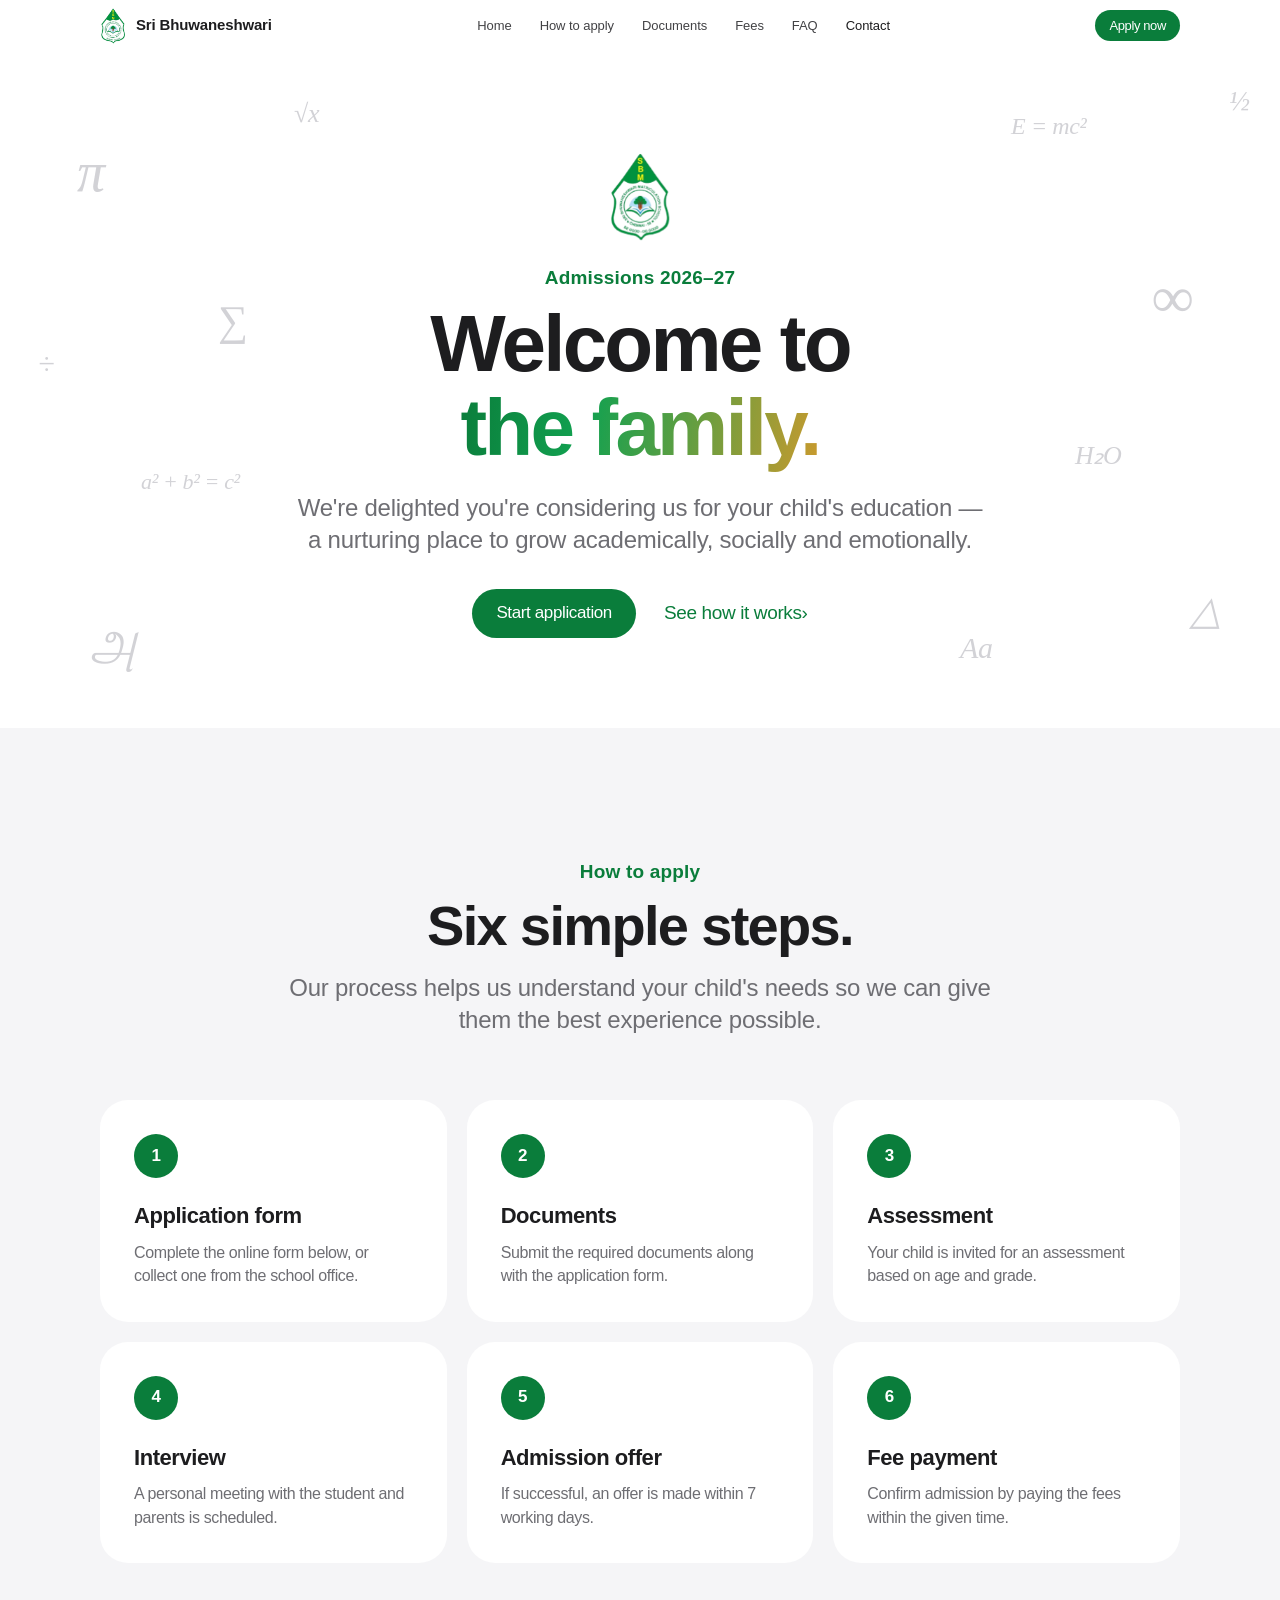
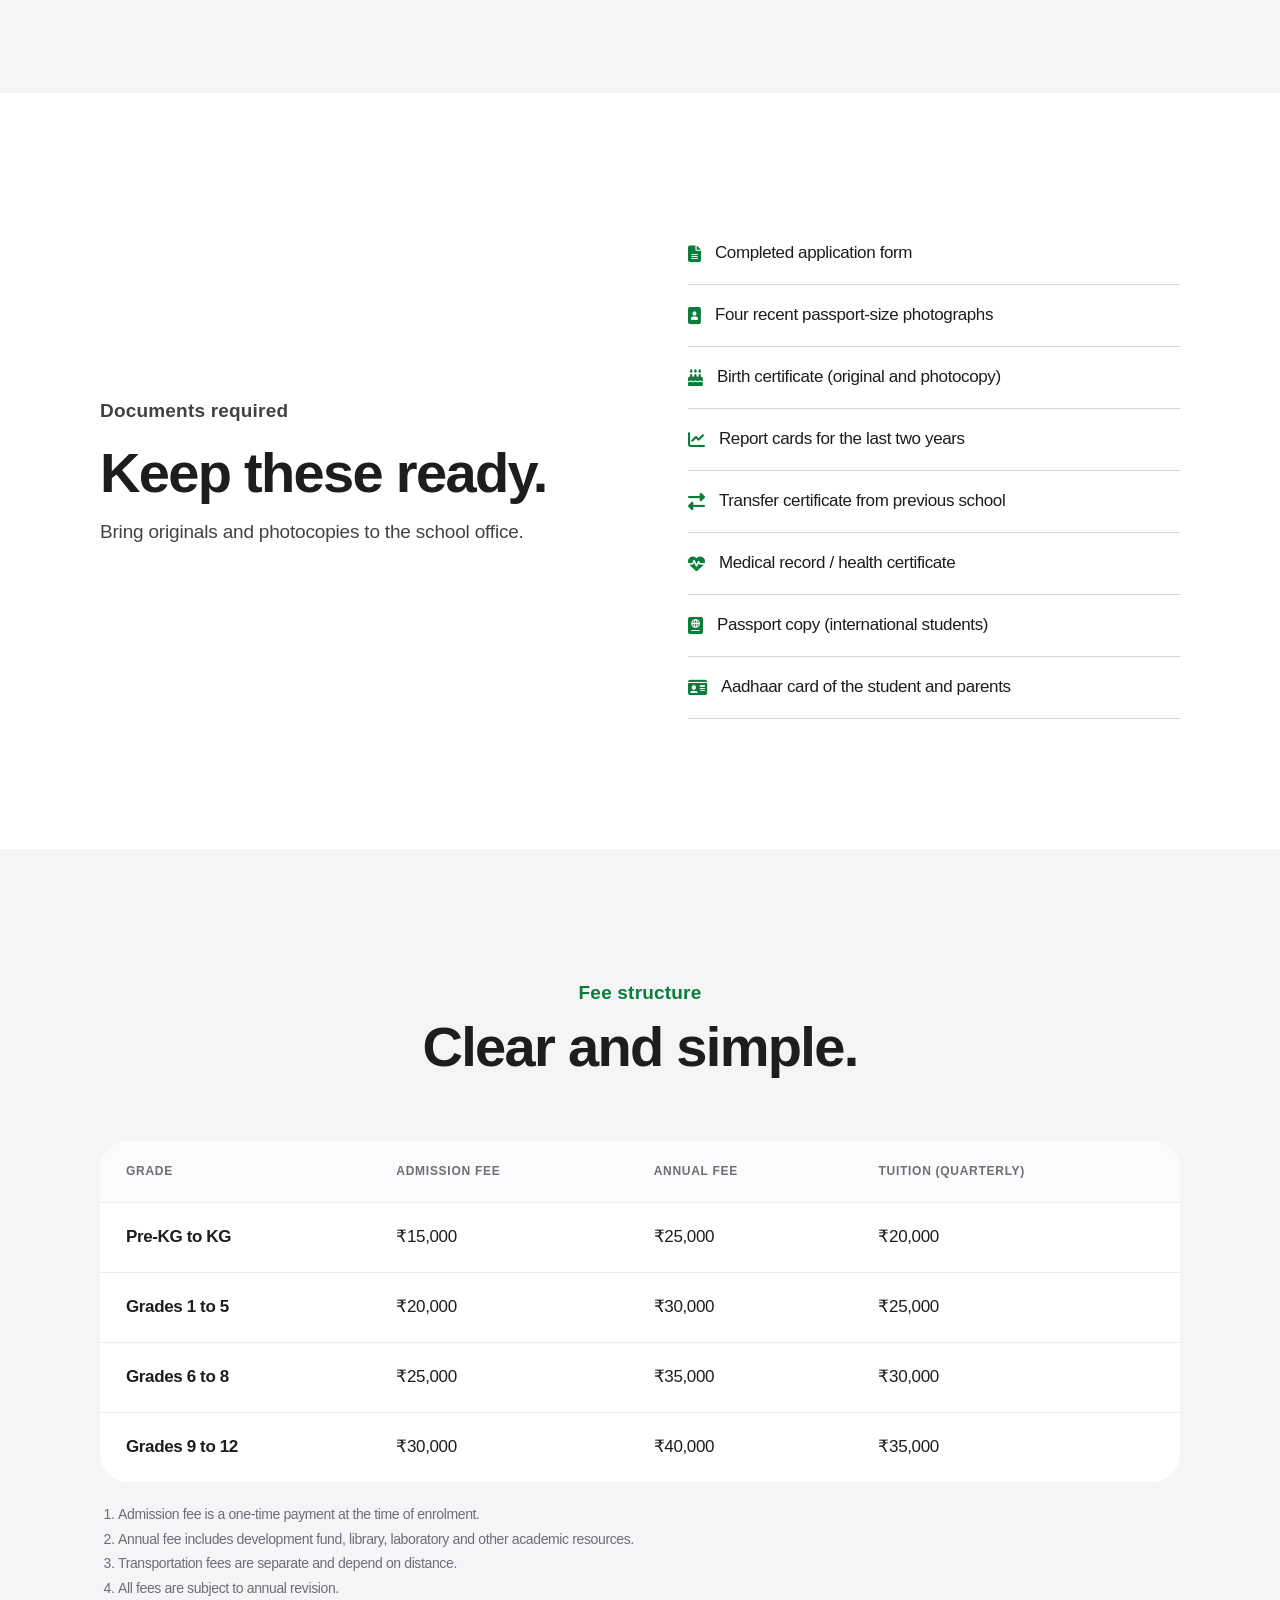
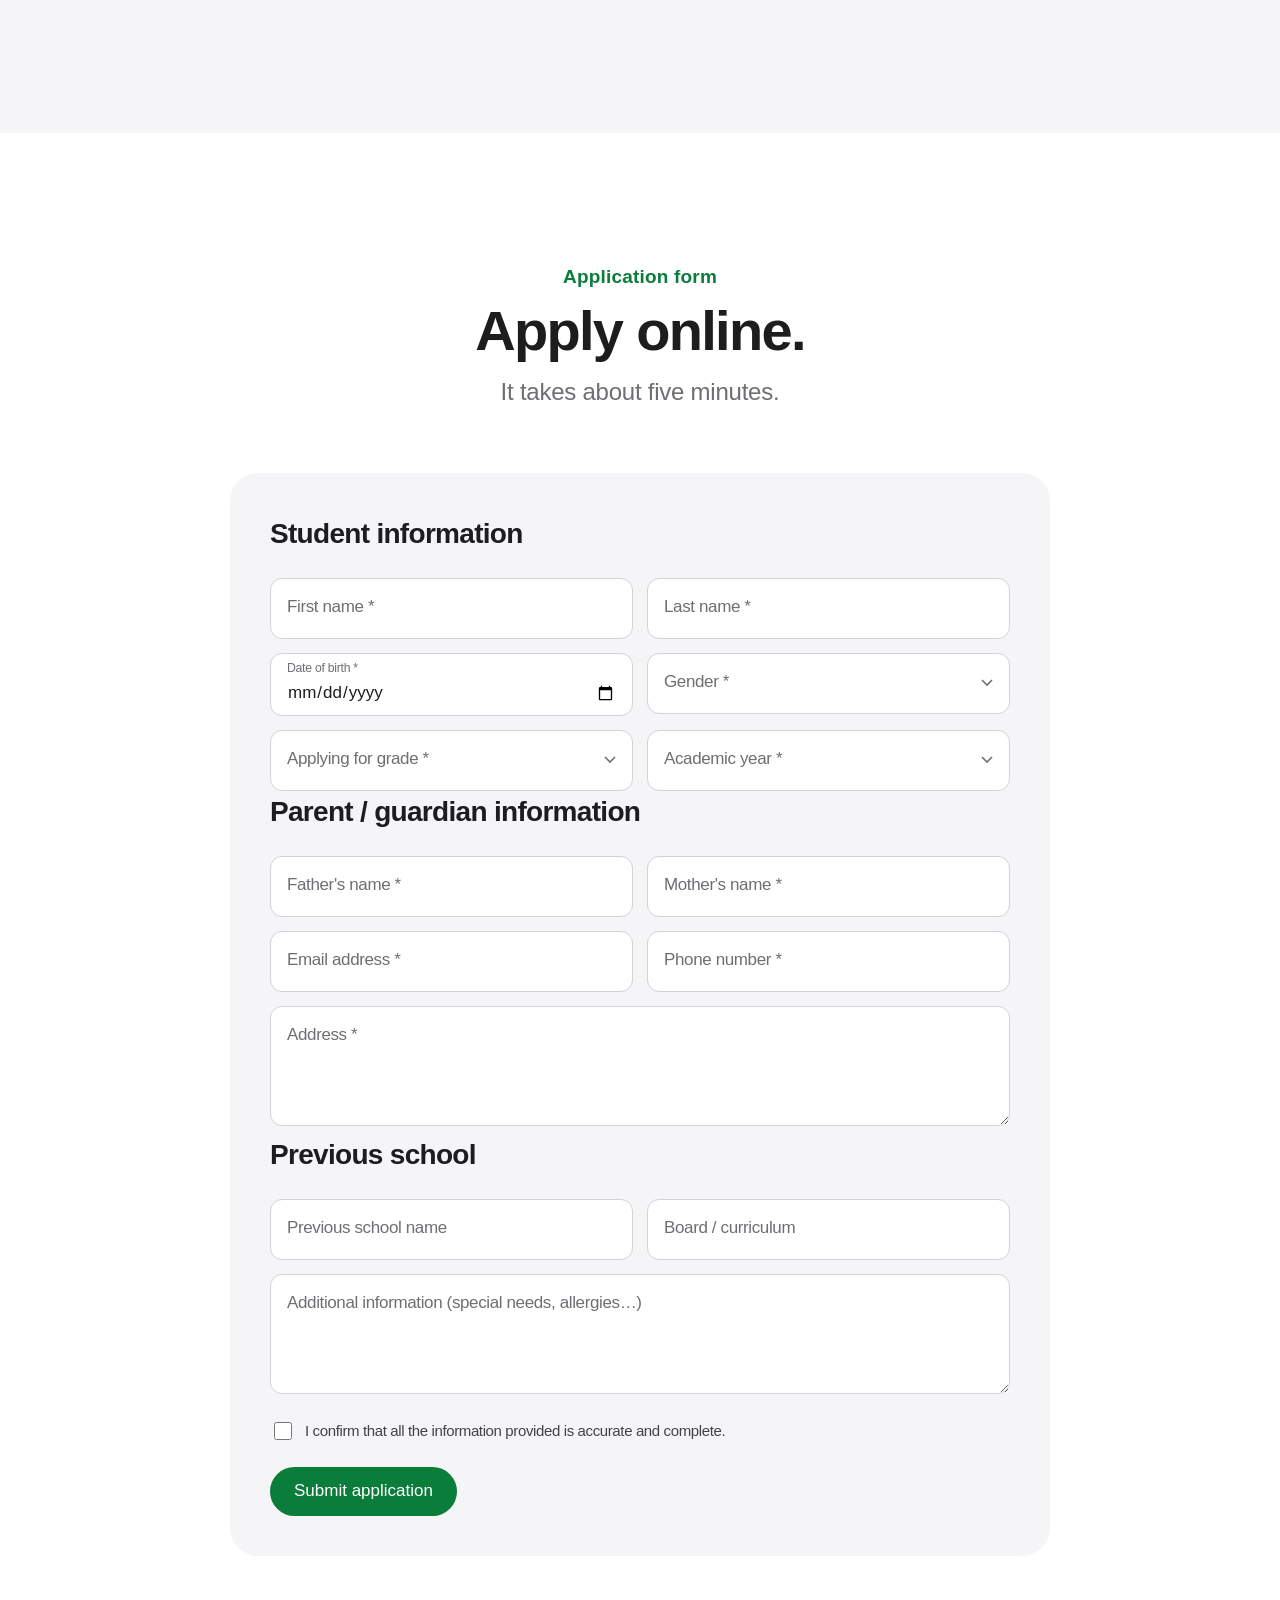
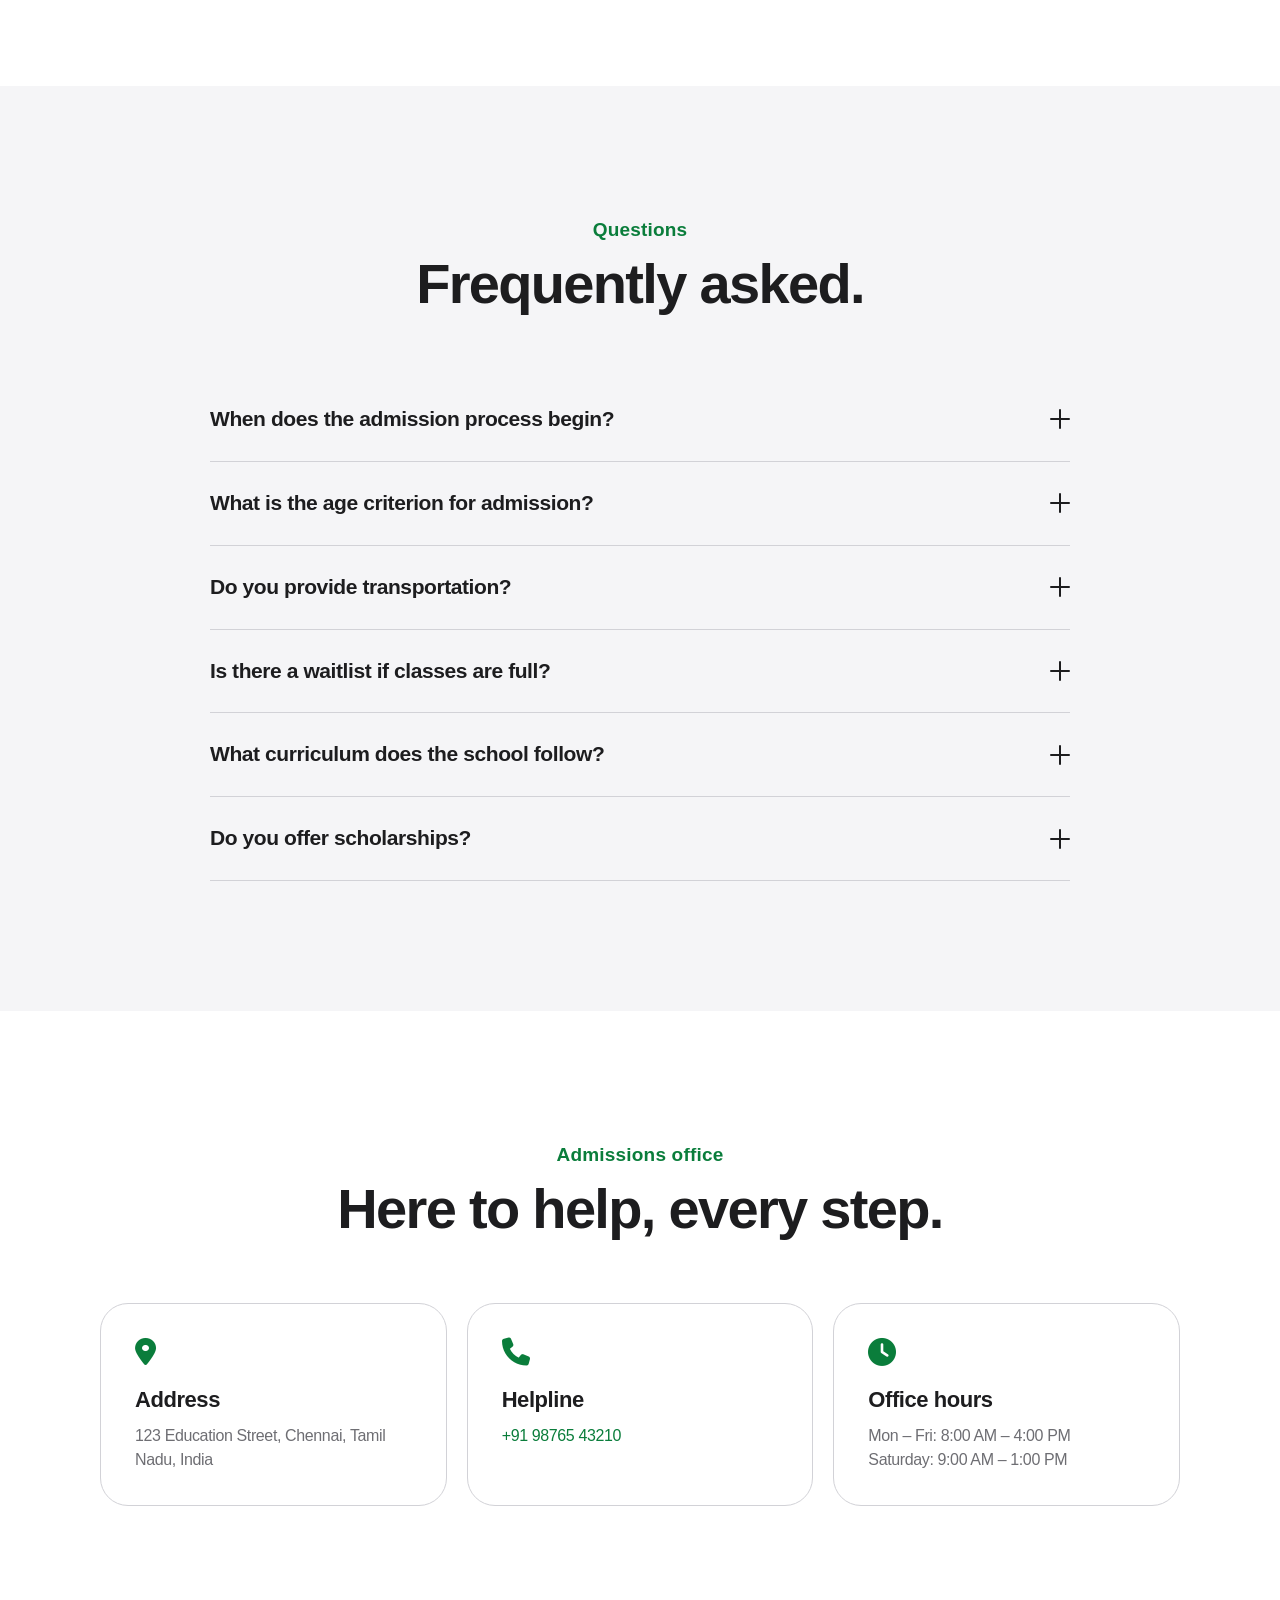
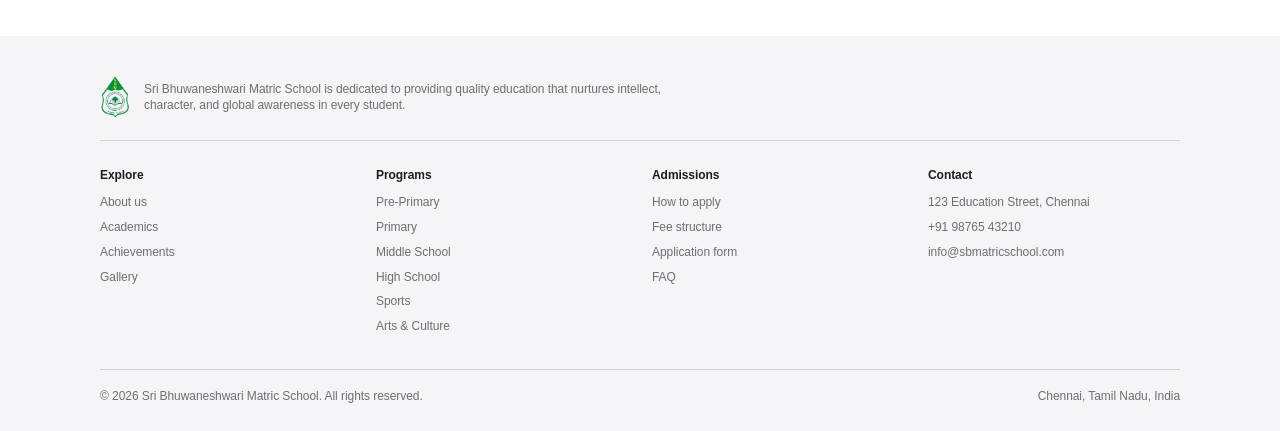
<file: admission.html>
<!DOCTYPE html>
<html lang="en">
<head>
  <meta charset="UTF-8">
  <meta name="viewport" content="width=device-width, initial-scale=1.0">
  <title>Admissions – Sri Bhuwaneshwari Matric School</title>
  <meta name="description" content="Admissions at Sri Bhuwaneshwari Matric School, Chennai: how to apply, documents, fees and FAQ.">
  <meta name="theme-color" content="#ffffff">
  <link rel="icon" href="assets/images/school_bgm.png">
  <link rel="stylesheet" href="https://cdnjs.cloudflare.com/ajax/libs/font-awesome/6.4.0/css/all.min.css">
  <link rel="stylesheet" href="style.css">
</head>
<body>
  <div class="progress" aria-hidden="true"></div>

  <header class="nav">
    <div class="wrap nav-inner">
      <a class="brand" href="index.html"><img src="assets/images/school_bgm.png" alt="">Sri Bhuwaneshwari</a>
      <ul class="nav-links">
        <li><a href="index.html">Home</a></li>
        <li><a href="#process">How to apply</a></li>
        <li><a href="#documents">Documents</a></li>
        <li><a href="#fees">Fees</a></li>
        <li><a href="#faq">FAQ</a></li>
        <li><a href="#contact">Contact</a></li>
      </ul>
      <a class="btn btn-primary nav-cta" href="#apply">Apply now</a>
      <button class="nav-toggle" aria-label="Menu" aria-expanded="false"><span></span><span></span></button>
    </div>
  </header>

  <main>
    <section class="page-hero">
      <div class="hero-field" aria-hidden="true"></div>
      <div class="wrap intro">
        <img class="logo-mark" src="assets/images/school_bgm.png" alt="Sri Bhuwaneshwari Matric School logo">
        <p class="eyebrow">Admissions <span data-year>2025</span>–<span id="nextYear"></span></p>
        <h1 class="headline">Welcome to<br><span class="gradient-text">the family.</span></h1>
        <p class="subtitle">We're delighted you're considering us for your child's education — a nurturing place to grow academically, socially and emotionally.</p>
        <div class="cta-row" style="justify-content:center">
          <a class="btn btn-primary" href="#apply">Start application</a>
          <a class="link-arrow" href="#process">See how it works</a>
        </div>
      </div>
    </section>

    <!-- Process -->
    <section class="section section-alt" id="process">
      <div class="wrap">
        <div class="section-head reveal">
          <p class="eyebrow">How to apply</p>
          <h2 class="title">Six simple steps.</h2>
          <p class="subtitle">Our process helps us understand your child's needs so we can give them the best experience possible.</p>
        </div>
        <div class="steps stagger">
          <div class="step"><h3>Application form</h3><p>Complete the online form below, or collect one from the school office.</p></div>
          <div class="step"><h3>Documents</h3><p>Submit the required documents along with the application form.</p></div>
          <div class="step"><h3>Assessment</h3><p>Your child is invited for an assessment based on age and grade.</p></div>
          <div class="step"><h3>Interview</h3><p>A personal meeting with the student and parents is scheduled.</p></div>
          <div class="step"><h3>Admission offer</h3><p>If successful, an offer is made within 7 working days.</p></div>
          <div class="step"><h3>Fee payment</h3><p>Confirm admission by paying the fees within the given time.</p></div>
        </div>
      </div>
    </section>

    <!-- Documents -->
    <section class="section" id="documents">
      <div class="wrap split">
        <div class="reveal">
          <p class="eyebrow">Documents required</p>
          <h2 class="title">Keep these ready.</h2>
          <p class="subtitle" style="margin-bottom:0">Bring originals and photocopies to the school office.</p>
        </div>
        <ul class="docs stagger" style="grid-template-columns:1fr">
          <li><i class="fa-solid fa-file-lines"></i>Completed application form</li>
          <li><i class="fa-solid fa-image-portrait"></i>Four recent passport-size photographs</li>
          <li><i class="fa-solid fa-cake-candles"></i>Birth certificate (original and photocopy)</li>
          <li><i class="fa-solid fa-chart-line"></i>Report cards for the last two years</li>
          <li><i class="fa-solid fa-right-left"></i>Transfer certificate from previous school</li>
          <li><i class="fa-solid fa-heart-pulse"></i>Medical record / health certificate</li>
          <li><i class="fa-solid fa-passport"></i>Passport copy (international students)</li>
          <li><i class="fa-solid fa-id-card"></i>Aadhaar card of the student and parents</li>
        </ul>
      </div>
    </section>

    <!-- Fees -->
    <section class="section section-alt" id="fees">
      <div class="wrap">
        <div class="section-head reveal">
          <p class="eyebrow">Fee structure</p>
          <h2 class="title">Clear and simple.</h2>
        </div>
        <div class="table-wrap reveal">
          <table class="fees">
            <thead><tr><th>Grade</th><th>Admission fee</th><th>Annual fee</th><th>Tuition (quarterly)</th></tr></thead>
            <tbody>
              <tr><td>Pre-KG to KG</td><td>₹15,000</td><td>₹25,000</td><td>₹20,000</td></tr>
              <tr><td>Grades 1 to 5</td><td>₹20,000</td><td>₹30,000</td><td>₹25,000</td></tr>
              <tr><td>Grades 6 to 8</td><td>₹25,000</td><td>₹35,000</td><td>₹30,000</td></tr>
              <tr><td>Grades 9 to 12</td><td>₹30,000</td><td>₹40,000</td><td>₹35,000</td></tr>
            </tbody>
          </table>
        </div>
        <ol class="notes reveal">
          <li>Admission fee is a one-time payment at the time of enrolment.</li>
          <li>Annual fee includes development fund, library, laboratory and other academic resources.</li>
          <li>Transportation fees are separate and depend on distance.</li>
          <li>All fees are subject to annual revision.</li>
        </ol>
      </div>
    </section>

    <!-- Application form -->
    <section class="section" id="apply">
      <div class="wrap" style="max-width:820px">
        <div class="section-head reveal">
          <p class="eyebrow">Application form</p>
          <h2 class="title">Apply online.</h2>
          <p class="subtitle">It takes about five minutes.</p>
        </div>
        <div class="form-card reveal" style="background:var(--bg-alt)">
          <form data-demo>
            <h3 class="form-group-title">Student information</h3>
            <div class="fields">
              <div class="field"><input id="a-first" type="text" placeholder=" " required><label for="a-first">First name *</label></div>
              <div class="field"><input id="a-last" type="text" placeholder=" " required><label for="a-last">Last name *</label></div>
              <div class="field"><input id="a-dob" type="date" required><label for="a-dob">Date of birth *</label></div>
              <div class="field">
                <select id="a-gender" required><option value="" disabled selected hidden></option><option>Male</option><option>Female</option><option>Other</option></select>
                <label for="a-gender">Gender *</label>
              </div>
              <div class="field">
                <select id="a-grade" required>
                  <option value="" disabled selected hidden></option>
                  <option>Pre-KG</option><option>KG</option>
                  <option>Grade 1</option><option>Grade 2</option><option>Grade 3</option><option>Grade 4</option>
                  <option>Grade 5</option><option>Grade 6</option><option>Grade 7</option><option>Grade 8</option>
                  <option>Grade 9</option><option>Grade 10</option><option>Grade 11</option><option>Grade 12</option>
                </select>
                <label for="a-grade">Applying for grade *</label>
              </div>
              <div class="field">
                <select id="a-year" required><option value="" disabled selected hidden></option><option>2026-2027</option><option>2027-2028</option></select>
                <label for="a-year">Academic year *</label>
              </div>
            </div>

            <h3 class="form-group-title">Parent / guardian information</h3>
            <div class="fields">
              <div class="field"><input id="a-father" type="text" placeholder=" " required><label for="a-father">Father's name *</label></div>
              <div class="field"><input id="a-mother" type="text" placeholder=" " required><label for="a-mother">Mother's name *</label></div>
              <div class="field"><input id="a-email" type="email" placeholder=" " required><label for="a-email">Email address *</label></div>
              <div class="field"><input id="a-phone" type="tel" placeholder=" " required><label for="a-phone">Phone number *</label></div>
              <div class="field full"><textarea id="a-address" placeholder=" " required></textarea><label for="a-address">Address *</label></div>
            </div>

            <h3 class="form-group-title">Previous school</h3>
            <div class="fields">
              <div class="field"><input id="a-prev" type="text" placeholder=" "><label for="a-prev">Previous school name</label></div>
              <div class="field"><input id="a-board" type="text" placeholder=" "><label for="a-board">Board / curriculum</label></div>
              <div class="field full"><textarea id="a-notes" placeholder=" "></textarea><label for="a-notes">Additional information (special needs, allergies…)</label></div>
            </div>

            <label class="check"><input type="checkbox" required> I confirm that all the information provided is accurate and complete.</label>
            <button class="btn btn-primary" type="submit">Submit application</button>
          </form>
          <div class="form-done" role="status">
            <i class="fa-solid fa-circle-check"></i>
            <h3 class="title" style="font-size:34px">Application received.</h3>
            <p>Thank you. Our admissions office will contact you about the next steps.</p>
          </div>
        </div>
      </div>
    </section>

    <!-- FAQ -->
    <section class="section section-alt" id="faq">
      <div class="wrap">
        <div class="section-head reveal">
          <p class="eyebrow">Questions</p>
          <h2 class="title">Frequently asked.</h2>
        </div>
        <div class="faq reveal">
          <div class="faq-item">
            <button class="faq-q" aria-expanded="false">When does the admission process begin?<span class="plus"></span></button>
            <div class="faq-a"><div><p>Admissions for the new academic year usually begin in November of the previous year. We also accept applications throughout the year, based on seat availability.</p></div></div>
          </div>
          <div class="faq-item">
            <button class="faq-q" aria-expanded="false">What is the age criterion for admission?<span class="plus"></span></button>
            <div class="faq-a"><div><p>Minimum age as of June 1st of the academic year: Pre-KG 3+ years, KG 4+ years, Grade 1 5+ years, and so on for higher grades.</p></div></div>
          </div>
          <div class="faq-item">
            <button class="faq-q" aria-expanded="false">Do you provide transportation?<span class="plus"></span></button>
            <div class="faq-a"><div><p>Yes. Our buses cover major areas in and around the city. Transportation fees depend on the distance from the school.</p></div></div>
          </div>
          <div class="faq-item">
            <button class="faq-q" aria-expanded="false">Is there a waitlist if classes are full?<span class="plus"></span></button>
            <div class="faq-a"><div><p>Yes. When a grade is full we keep a waitlist, and applications are considered in the order received as seats become available.</p></div></div>
          </div>
          <div class="faq-item">
            <button class="faq-q" aria-expanded="false">What curriculum does the school follow?<span class="plus"></span></button>
            <div class="faq-a"><div><p>Sri Bhuwaneshwari Matric School follows the Matriculation curriculum, with an added focus on holistic development through co-curricular activities such as yoga, sports and the arts.</p></div></div>
          </div>
          <div class="faq-item">
            <button class="faq-q" aria-expanded="false">Do you offer scholarships?<span class="plus"></span></button>
            <div class="faq-a"><div><p>Yes. We offer merit-based scholarships for outstanding academic achievers, and special scholarships for students excelling in sports or cultural activities at state or national level.</p></div></div>
          </div>
        </div>
      </div>
    </section>

    <!-- Contact -->
    <section class="section" id="contact">
      <div class="wrap">
        <div class="section-head reveal">
          <p class="eyebrow">Admissions office</p>
          <h2 class="title">Here to help, every step.</h2>
        </div>
        <div class="programs stagger">
          <div class="program"><i class="fa-solid fa-location-dot"></i><h3>Address</h3><p>123 Education Street, Chennai, Tamil Nadu, India</p></div>
          <div class="program"><i class="fa-solid fa-phone"></i><h3>Helpline</h3><p><a href="tel:+919876543210">+91 98765 43210</a></p></div>
          <div class="program"><i class="fa-solid fa-clock"></i><h3>Office hours</h3><p>Mon – Fri: 8:00 AM – 4:00 PM<br>Saturday: 9:00 AM – 1:00 PM</p></div>
        </div>
      </div>
    </section>
  </main>

  <footer class="footer">
    <div class="wrap">
      <div class="footer-top">
        <img src="assets/images/school_bgm.png" alt="">
        <p>Sri Bhuwaneshwari Matric School is dedicated to providing quality education that nurtures intellect, character, and global awareness in every student.</p>
      </div>
      <div class="footer-cols">
        <div><h4>Explore</h4><ul><li><a href="index.html#about">About us</a></li><li><a href="index.html#academics">Academics</a></li><li><a href="index.html#achievements">Achievements</a></li><li><a href="index.html#gallery">Gallery</a></li></ul></div>
        <div><h4>Programs</h4><ul><li>Pre-Primary</li><li>Primary</li><li>Middle School</li><li>High School</li><li>Sports</li><li>Arts &amp; Culture</li></ul></div>
        <div><h4>Admissions</h4><ul><li><a href="#process">How to apply</a></li><li><a href="#fees">Fee structure</a></li><li><a href="#apply">Application form</a></li><li><a href="#faq">FAQ</a></li></ul></div>
        <div><h4>Contact</h4><ul><li>123 Education Street, Chennai</li><li><a href="tel:+919876543210">+91 98765 43210</a></li><li><a href="mailto:info@sbmatricschool.com">info@sbmatricschool.com</a></li></ul></div>
      </div>
      <div class="footer-bottom">
        <span>© <span data-year>2025</span> Sri Bhuwaneshwari Matric School. All rights reserved.</span>
        <span>Chennai, Tamil Nadu, India</span>
      </div>
    </div>
  </footer>

  <script src="script.js"></script>
  <script>document.getElementById('nextYear').textContent = String((new Date().getFullYear() + 1) % 100).padStart(2, '0');</script>
</body>
</html>
</file>
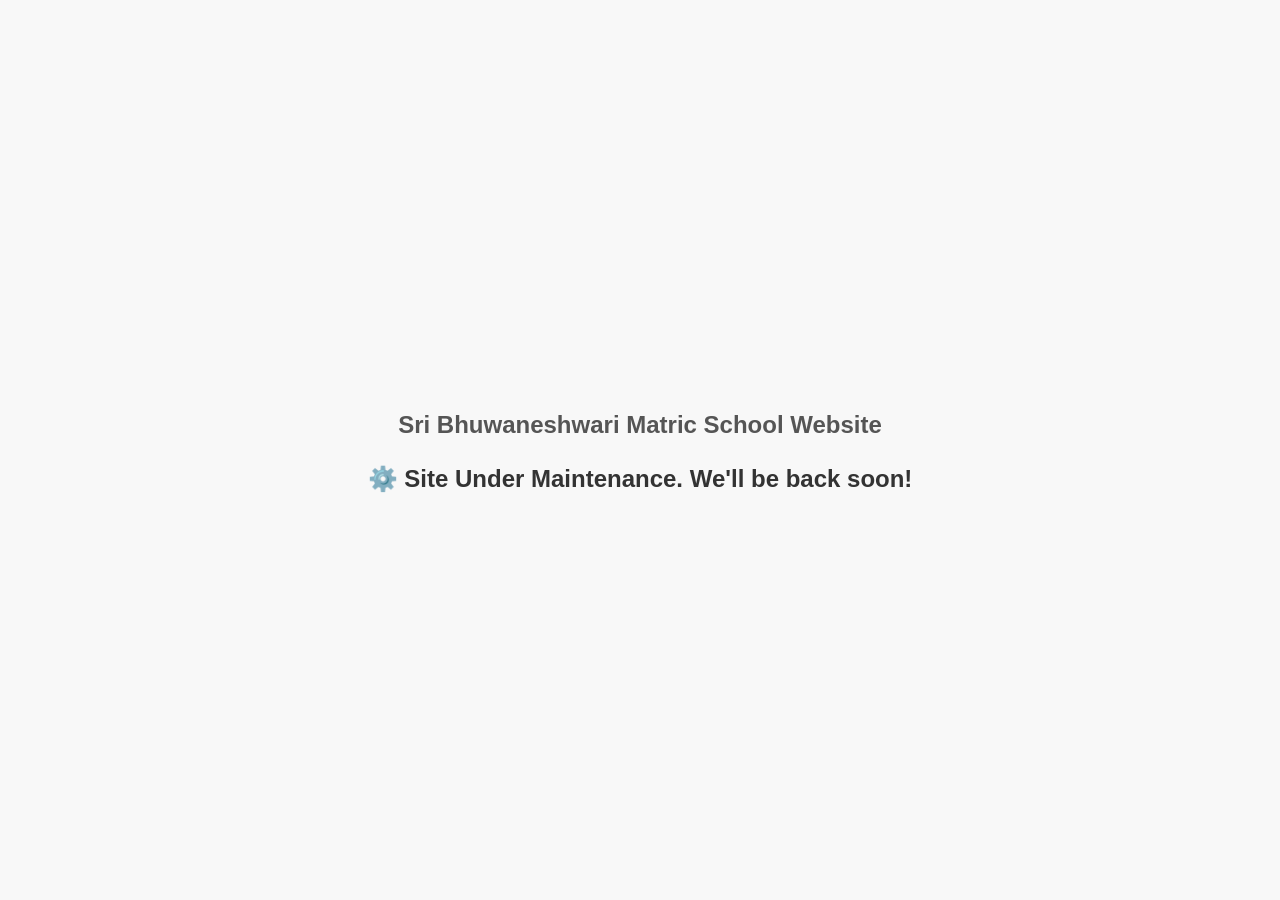
<file: _backup/maintenance-index.html>
<!DOCTYPE html>
<html lang="en">
<head>
    <meta charset="UTF-8">
    <meta name="viewport" content="width=device-width, initial-scale=1.0">
    <title>Maintenance Mode</title>
    <style>
        body {
            display: flex;
            flex-direction: column; /* Line by line (vertical) */
            justify-content: center;
            align-items: center;
            height: 100vh;
            background-color: #f8f8f8;
            font-family: Arial, sans-serif;
            margin: 0;
            padding: 0;
        }
        h2 {
            color: #555;
            margin-bottom: 10px;
        }
        h1 {
            color: #333;
            font-size: 24px;
        }
    </style>
</head>
<body>
    <h2>Sri Bhuwaneshwari Matric School Website</h2>
    <h1>⚙️ Site Under Maintenance. We'll be back soon!</h1>
</body>
</html>
</file>
<file: style.css>
/* =========================================================
   Sri Bhuwaneshwari Matric School — Apple-inspired design
   ========================================================= */

:root {
  --ink: #1d1d1f;
  --ink-2: #424245;
  --muted: #6e6e73;
  --line: #d2d2d7;
  --bg: #ffffff;
  --bg-alt: #f5f5f7;
  --green: #0a7d3b;
  --green-soft: #e8f5ec;
  --link: #0a7d3b;
  --radius-lg: 28px;
  --radius: 18px;
  --nav-h: 52px;
  --ease: cubic-bezier(.22, .61, .36, 1);
  --ease-out: cubic-bezier(.16, 1, .3, 1);
  --font: -apple-system, BlinkMacSystemFont, "SF Pro Display", "Inter", "Segoe UI", Roboto, "Helvetica Neue", Arial, sans-serif;
}

*, *::before, *::after { box-sizing: border-box; }
html { scroll-behavior: smooth; -webkit-text-size-adjust: 100%; }
body {
  margin: 0;
  font-family: var(--font);
  color: var(--ink);
  background: var(--bg);
  font-size: 17px;
  line-height: 1.47;
  letter-spacing: -0.022em;
  -webkit-font-smoothing: antialiased;
  -moz-osx-font-smoothing: grayscale;
  overflow-x: hidden;
}
img { max-width: 100%; display: block; }
a { color: var(--link); text-decoration: none; }
a:hover { text-decoration: underline; }
button { font: inherit; }

.wrap { width: min(1080px, 100% - 44px); margin-inline: auto; }
section { scroll-margin-top: var(--nav-h); }

/* ---------- Typography ---------- */
.eyebrow { font-size: 19px; font-weight: 600; letter-spacing: .01em; color: var(--green); margin: 0 0 10px; }
.headline { font-size: clamp(40px, 7vw, 80px); line-height: 1.05; font-weight: 700; letter-spacing: -0.035em; margin: 0; }
.title { font-size: clamp(32px, 5vw, 56px); line-height: 1.07; font-weight: 700; letter-spacing: -0.03em; margin: 0 0 16px; }
.subtitle { font-size: clamp(19px, 2.2vw, 24px); line-height: 1.35; font-weight: 500; color: var(--muted); letter-spacing: -0.01em; margin: 0; }
.center { text-align: center; }
.gradient-text {
  background: linear-gradient(100deg, #0a7d3b 0%, #12a150 35%, #c99a2e 100%);
  -webkit-background-clip: text; background-clip: text; color: transparent;
}

/* ---------- Buttons ---------- */
.btn {
  display: inline-flex; align-items: center; gap: 8px;
  padding: 12px 24px; border-radius: 980px;
  font-size: 17px; font-weight: 500; border: 0; cursor: pointer;
  transition: transform .3s var(--ease), background .3s var(--ease), box-shadow .3s var(--ease), color .3s;
}
.btn:hover { text-decoration: none; transform: scale(1.03); }
.btn:active { transform: scale(.98); }
.btn-primary { background: var(--green); color: #fff; }
.btn-primary:hover { background: #086a32; box-shadow: 0 8px 24px rgba(10,125,59,.25); }
.btn-ghost { background: transparent; color: var(--green); box-shadow: inset 0 0 0 1.5px var(--green); }
.btn-ghost:hover { background: var(--green); color: #fff; }
.link-arrow { font-size: 19px; font-weight: 500; }
.link-arrow::after { content: " ›"; display: inline-block; transition: transform .3s var(--ease); }
.link-arrow:hover { text-decoration: none; }
.link-arrow:hover::after { transform: translateX(4px); }
.cta-row { display: flex; gap: 14px 28px; flex-wrap: wrap; align-items: center; }
.center .cta-row { justify-content: center; }

/* ---------- Navigation ---------- */
.nav {
  position: fixed; inset: 0 0 auto 0; z-index: 100; height: var(--nav-h);
  background: rgba(255,255,255,.72);
  backdrop-filter: saturate(180%) blur(20px); -webkit-backdrop-filter: saturate(180%) blur(20px);
  border-bottom: 1px solid transparent;
  transition: border-color .4s var(--ease), background .4s var(--ease);
}
.nav.scrolled { border-bottom-color: rgba(0,0,0,.08); background: rgba(255,255,255,.82); }
.nav-inner { height: 100%; display: flex; align-items: center; justify-content: space-between; gap: 20px; }
.brand { display: flex; align-items: center; gap: 10px; color: var(--ink); font-weight: 600; font-size: 15px; letter-spacing: -0.01em; }
.brand:hover { text-decoration: none; }
.brand img { width: 26px; height: 36px; object-fit: contain; }
.nav-links { display: flex; gap: 28px; list-style: none; margin: 0; padding: 0; }
.nav-links a { color: var(--ink-2); font-size: 13px; letter-spacing: -0.005em; transition: color .2s; }
.nav-links a:hover, .nav-links a.active { color: var(--ink); text-decoration: none; }
.nav-cta { font-size: 13px; padding: 6px 14px; }
.nav-toggle { display: none; width: 40px; height: 40px; border: 0; background: none; cursor: pointer; position: relative; }
.nav-toggle span { position: absolute; left: 11px; width: 18px; height: 1.5px; background: var(--ink); transition: transform .4s var(--ease), top .4s var(--ease); }
.nav-toggle span:nth-child(1) { top: 16px; }
.nav-toggle span:nth-child(2) { top: 23px; }
.nav.open .nav-toggle span:nth-child(1) { top: 20px; transform: rotate(45deg); }
.nav.open .nav-toggle span:nth-child(2) { top: 20px; transform: rotate(-45deg); }

@media (max-width: 900px) {
  .nav-toggle { display: block; }
  .nav-cta { display: none; }
  .nav-links {
    position: fixed; top: var(--nav-h); left: 0; right: 0; bottom: 0;
    flex-direction: column; gap: 0; padding: 18px 32px;
    background: rgba(255,255,255,.97);
    backdrop-filter: blur(20px); -webkit-backdrop-filter: blur(20px);
    opacity: 0; visibility: hidden; transform: translateY(-8px);
    transition: opacity .4s var(--ease), transform .4s var(--ease), visibility .4s;
  }
  .nav.open .nav-links { opacity: 1; visibility: visible; transform: none; }
  .nav-links li { border-bottom: 1px solid rgba(0,0,0,.06); opacity: 0; transform: translateY(-6px); transition: opacity .4s var(--ease), transform .4s var(--ease); }
  .nav.open .nav-links li { opacity: 1; transform: none; }
  .nav.open .nav-links li:nth-child(2) { transition-delay: .04s; }
  .nav.open .nav-links li:nth-child(3) { transition-delay: .08s; }
  .nav.open .nav-links li:nth-child(4) { transition-delay: .12s; }
  .nav.open .nav-links li:nth-child(5) { transition-delay: .16s; }
  .nav.open .nav-links li:nth-child(6) { transition-delay: .2s; }
  .nav.open .nav-links li:nth-child(7) { transition-delay: .24s; }
  .nav-links a { display: block; padding: 14px 0; font-size: 24px; font-weight: 600; color: var(--ink); }
}

/* ---------- Hero ---------- */
.hero { padding: calc(var(--nav-h) + 72px) 0 0; text-align: center; overflow: hidden; }
.logo-mark { width: 64px; height: 90px; object-fit: contain; margin: 0 auto 22px; }
.hero .subtitle { max-width: 640px; margin: 22px auto 30px; }
.hero-media {
  margin: 64px auto 0; width: min(1200px, 100% - 44px);
  border-radius: var(--radius-lg); overflow: hidden;
  transform-origin: center top; will-change: transform;
  box-shadow: 0 30px 80px rgba(0,0,0,.12);
}
.hero-media img { width: 100%; aspect-ratio: 1156 / 534; object-fit: cover; }

.intro > * { opacity: 0; transform: translateY(24px); animation: rise 1.1s var(--ease-out) forwards; }
.intro > *:nth-child(2) { animation-delay: .12s; }
.intro > *:nth-child(3) { animation-delay: .24s; }
.intro > *:nth-child(4) { animation-delay: .36s; }
.intro > *:nth-child(5) { animation-delay: .48s; }
@keyframes rise { to { opacity: 1; transform: none; } }

/* ---------- Sections ---------- */
.section { padding: 130px 0; }
.section-alt { background: var(--bg-alt); }
.section-dark { background: #000; color: #f5f5f7; }
.section-dark .subtitle { color: #a1a1a6; }
.section-dark .eyebrow { color: #34c770; }
.section-head { max-width: 760px; margin: 0 auto 64px; text-align: center; }
@media (max-width: 700px) { .section { padding: 90px 0; } .section-head { margin-bottom: 44px; } }

/* ---------- Stats ---------- */
.stats { display: grid; grid-template-columns: repeat(4, 1fr); gap: 24px; text-align: center; padding: 90px 0 20px; }
.stat-num { font-size: clamp(40px, 5.5vw, 64px); font-weight: 700; letter-spacing: -0.04em; line-height: 1; }
.stat-label { color: var(--muted); font-size: 15px; margin-top: 10px; }
@media (max-width: 720px) { .stats { grid-template-columns: repeat(2, 1fr); row-gap: 48px; } }

/* ---------- Scroll-highlighted statement ---------- */
.statement { font-size: clamp(28px, 4.2vw, 48px); line-height: 1.18; font-weight: 700; letter-spacing: -0.03em; max-width: 980px; margin: 0 auto; }
.statement .w { color: #d2d2d7; transition: color .35s var(--ease); }
.statement .w.on { color: var(--ink); }
.statement .w.hl.on { color: var(--green); }

/* ---------- Split feature ---------- */
.split { display: grid; grid-template-columns: 1.05fr 1fr; gap: 72px; align-items: center; }
.split.reverse { grid-template-columns: 1fr 1.05fr; }
.split.reverse .split-media { order: 2; }
.split-media { border-radius: var(--radius-lg); overflow: hidden; }
.split-media img { width: 100%; height: 100%; object-fit: cover; transition: transform 1.2s var(--ease-out); }
.split-media:hover img { transform: scale(1.04); }
.split p { color: var(--ink-2); font-size: 19px; margin: 0 0 18px; }
.section-dark .split p { color: #a1a1a6; }
@media (max-width: 860px) {
  .split, .split.reverse { grid-template-columns: 1fr; gap: 40px; }
  .split.reverse .split-media { order: 0; }
}

/* ---------- Record (sticky, scroll-driven) ---------- */
.record { position: relative; background: #000; color: #f5f5f7; }
.record-track { height: 220vh; }
.record-sticky { position: sticky; top: 0; height: 100vh; display: grid; place-items: center; text-align: center; overflow: hidden; }
.record-bg { position: absolute; inset: 0; opacity: 0; transform: scale(1.15); will-change: transform, opacity; }
.record-bg img { width: 100%; height: 100%; object-fit: cover; filter: brightness(.38) saturate(1.1); }
.record-content { position: relative; z-index: 1; padding: 0 22px; }
.record-big { font-size: clamp(64px, 13vw, 180px); font-weight: 800; line-height: .95; letter-spacing: -0.05em; margin: 0; }
.record-big small { display: block; font-size: .28em; letter-spacing: -0.02em; font-weight: 600; color: #a1a1a6; margin-top: 14px; }
.record-meta { display: flex; gap: 40px; justify-content: center; flex-wrap: wrap; margin-top: 44px; color: #a1a1a6; font-size: 15px; }
.record-meta b { display: block; color: #fff; font-size: 19px; font-weight: 600; }

/* ---------- Bento ---------- */
.bento { display: grid; grid-template-columns: repeat(6, 1fr); gap: 20px; }
.tile {
  background: #fff; border-radius: var(--radius-lg); padding: 40px; position: relative; overflow: hidden;
  transition: transform .6s var(--ease-out), box-shadow .6s var(--ease-out);
}
.tile:hover { transform: translateY(-6px) scale(1.01); box-shadow: 0 24px 60px rgba(0,0,0,.08); }
.tile h3 { font-size: 28px; line-height: 1.14; letter-spacing: -0.025em; margin: 0 0 12px; }
.tile p { color: var(--muted); margin: 0; }
.icon-box { width: 52px; height: 52px; border-radius: 14px; display: grid; place-items: center; background: var(--green-soft); color: var(--green); font-size: 22px; margin-bottom: 28px; }
.tile.span-2 { grid-column: span 2; }
.tile.span-3 { grid-column: span 3; }
.tile.span-4 { grid-column: span 4; }
.tile.dark { background: #000; color: #f5f5f7; }
.tile.dark p { color: #a1a1a6; }
.tile.dark .icon-box { background: rgba(52,199,112,.16); color: #34c770; }
.tile.green { background: linear-gradient(145deg, #0a7d3b, #12a150); color: #fff; }
.tile.green p { color: rgba(255,255,255,.85); }
.tile.green .icon-box { background: rgba(255,255,255,.18); color: #fff; }
.tile.photo { padding: 0; min-height: 340px; }
.tile.photo img { position: absolute; inset: 0; width: 100%; height: 100%; object-fit: cover; transition: transform 1.2s var(--ease-out); }
.tile.photo:hover img { transform: scale(1.06); }
.tile.photo .cap { position: absolute; left: 0; right: 0; bottom: 0; padding: 28px 32px; background: linear-gradient(transparent, rgba(0,0,0,.7)); color: #fff; font-weight: 600; font-size: 21px; }
@media (max-width: 860px) {
  .bento { grid-template-columns: 1fr; }
  .tile.span-2, .tile.span-3, .tile.span-4 { grid-column: auto; }
  .tile { padding: 32px; }
}

/* ---------- Horizontal scroller ---------- */
.scroller {
  display: grid; grid-auto-flow: column; grid-auto-columns: min(380px, 82%);
  gap: 20px; overflow-x: auto; scroll-snap-type: x mandatory; scroll-behavior: smooth;
  padding: 8px max(22px, calc((100vw - 1080px) / 2)) 30px;
  scroll-padding-inline: max(22px, calc((100vw - 1080px) / 2));
  scrollbar-width: none;
}
.scroller::-webkit-scrollbar { display: none; }
.scroller > * { scroll-snap-align: start; }
.scroller-nav { display: flex; justify-content: flex-end; gap: 12px; width: min(1080px, 100% - 44px); margin: 0 auto; }
.circle-btn {
  width: 40px; height: 40px; border-radius: 50%; border: 0; cursor: pointer;
  background: rgba(210,210,215,.5); color: var(--ink); font-size: 16px;
  display: grid; place-items: center; transition: background .3s, transform .3s var(--ease);
}
.circle-btn:hover { background: rgba(210,210,215,.85); transform: scale(1.06); }
.section-dark .circle-btn { background: rgba(66,66,69,.7); color: #fff; }

.value-card { background: #fff; border-radius: var(--radius-lg); padding: 40px 34px; min-height: 400px; display: flex; flex-direction: column; justify-content: space-between; gap: 30px; }
.value-card .num { font-size: 15px; color: var(--muted); font-weight: 600; }
.value-card h3 { font-size: 34px; letter-spacing: -0.03em; margin: 0 0 12px; }
.value-card p { color: var(--ink-2); margin: 0; }
.value-card .big-icon { font-size: 44px; color: var(--green); }

/* ---------- People ---------- */
.people { display: grid; grid-template-columns: repeat(2, 1fr); gap: 20px; }
.person { background: var(--bg-alt); border-radius: var(--radius-lg); padding: 44px; }
.avatar { width: 84px; height: 84px; border-radius: 50%; display: grid; place-items: center; font-size: 30px; font-weight: 700; color: #fff; background: linear-gradient(145deg, #0a7d3b, #c99a2e); margin-bottom: 26px; }
.person h3 { font-size: 28px; margin: 0; letter-spacing: -0.025em; }
.person .role { color: var(--green); font-weight: 600; margin: 4px 0 16px; }
.person p { color: var(--ink-2); margin: 0; }
@media (max-width: 760px) { .people { grid-template-columns: 1fr; } .person { padding: 32px; } }

/* ---------- Achievements ---------- */
.ach-grid { display: grid; grid-template-columns: repeat(3, 1fr); gap: 20px; }
.ach { background: #1d1d1f; border-radius: var(--radius-lg); padding: 34px; display: flex; flex-direction: column; gap: 14px; transition: transform .6s var(--ease-out), background .6s var(--ease-out); }
.ach:hover { transform: translateY(-6px); background: #262628; }
.chip { align-self: flex-start; font-size: 12px; font-weight: 600; letter-spacing: .02em; padding: 5px 11px; border-radius: 980px; background: rgba(52,199,112,.14); color: #34c770; }
.ach h3 { font-size: 24px; margin: 0; letter-spacing: -0.02em; color: #f5f5f7; }
.ach p { margin: 0; color: #a1a1a6; font-size: 16px; }
.ach .year { margin-top: auto; color: #86868b; font-size: 14px; }
@media (max-width: 960px) { .ach-grid { grid-template-columns: repeat(2, 1fr); } }
@media (max-width: 640px) { .ach-grid { grid-template-columns: 1fr; } }

.award-card { margin: 0; border-radius: var(--radius); overflow: hidden; background: #1d1d1f; aspect-ratio: 4 / 5; cursor: zoom-in; }
.award-card img { width: 100%; height: 100%; object-fit: cover; transition: transform 1s var(--ease-out); }
.award-card:hover img { transform: scale(1.05); }

/* ---------- Gallery marquee ---------- */
.marquee { overflow: hidden; -webkit-mask-image: linear-gradient(90deg, transparent, #000 8%, #000 92%, transparent); mask-image: linear-gradient(90deg, transparent, #000 8%, #000 92%, transparent); }
.marquee + .marquee { margin-top: 20px; }
.marquee-track { display: flex; gap: 20px; width: max-content; animation: marquee 60s linear infinite; }
.marquee:hover .marquee-track { animation-play-state: paused; }
.marquee.reverse .marquee-track { animation-direction: reverse; animation-duration: 70s; }
.marquee figure { margin: 0; width: 320px; height: 320px; border-radius: var(--radius); overflow: hidden; flex: none; cursor: zoom-in; }
.marquee img { width: 100%; height: 100%; object-fit: cover; transition: transform .8s var(--ease-out); }
.marquee figure:hover img { transform: scale(1.06); }
@keyframes marquee { to { transform: translateX(calc(-50% - 10px)); } }
@media (max-width: 640px) { .marquee figure { width: 220px; height: 220px; } }

/* ---------- Lightbox ---------- */
.lightbox {
  position: fixed; inset: 0; z-index: 200; display: grid; place-items: center; padding: 24px;
  background: rgba(0,0,0,.86); backdrop-filter: blur(12px); -webkit-backdrop-filter: blur(12px);
  opacity: 0; visibility: hidden; transition: opacity .4s var(--ease), visibility .4s;
}
.lightbox.open { opacity: 1; visibility: visible; }
.lightbox img { max-height: 86vh; max-width: min(1100px, 100%); border-radius: 14px; transform: scale(.94); transition: transform .5s var(--ease-out); }
.lightbox.open img { transform: none; }
.lightbox .circle-btn { position: absolute; top: 18px; right: 18px; background: rgba(255,255,255,.14); color: #fff; }

/* ---------- Programs ---------- */
.programs { display: grid; grid-template-columns: repeat(3, 1fr); gap: 20px; }
.program { border: 1px solid var(--line); border-radius: var(--radius-lg); padding: 34px; transition: border-color .4s, transform .6s var(--ease-out); background: #fff; }
.program:hover { border-color: var(--green); transform: translateY(-4px); }
.program > i { font-size: 28px; color: var(--green); margin-bottom: 18px; display: block; }
.program h3 { font-size: 22px; margin: 0 0 8px; letter-spacing: -0.02em; }
.program p { margin: 0; color: var(--muted); font-size: 16px; }
@media (max-width: 860px) { .programs { grid-template-columns: 1fr 1fr; } }
@media (max-width: 560px) { .programs { grid-template-columns: 1fr; } }

/* ---------- Contact ---------- */
.contact-grid { display: grid; grid-template-columns: 1fr 1.2fr; gap: 20px; }
.info-list { background: #fff; border-radius: var(--radius-lg); padding: 40px; display: grid; gap: 28px; align-content: start; }
.info-item { display: flex; gap: 16px; }
.info-item > i { width: 44px; height: 44px; flex: none; border-radius: 12px; display: grid; place-items: center; background: var(--green-soft); color: var(--green); }
.info-item b { display: block; font-size: 15px; }
.info-item span, .info-item a { color: var(--muted); font-size: 16px; }
.form-card { background: #fff; border-radius: var(--radius-lg); padding: 40px; }
.form-card h3 { font-size: 28px; margin: 0 0 24px; letter-spacing: -0.025em; }
@media (max-width: 860px) { .contact-grid { grid-template-columns: 1fr; } .info-list, .form-card { padding: 30px 22px; } }

/* ---------- Forms (floating labels) ---------- */
.fields { display: grid; grid-template-columns: 1fr 1fr; gap: 14px; }
.fields .full { grid-column: 1 / -1; }
@media (max-width: 600px) { .fields { grid-template-columns: 1fr; } }
.field { position: relative; }
.field input, .field select, .field textarea {
  width: 100%; font: inherit; font-size: 17px; color: var(--ink);
  padding: 26px 16px 8px; border: 1px solid var(--line); border-radius: 12px; background: #fff;
  outline: none; appearance: none; -webkit-appearance: none; min-height: 58px;
  transition: border-color .25s, box-shadow .25s;
}
.field textarea { min-height: 120px; resize: vertical; }
.field select {
  background-image: url("data:image/svg+xml,%3Csvg xmlns='http://www.w3.org/2000/svg' width='12' height='8'%3E%3Cpath d='M1 1l5 5 5-5' stroke='%236e6e73' stroke-width='1.6' fill='none'/%3E%3C/svg%3E");
  background-repeat: no-repeat; background-position: right 16px center; padding-right: 40px;
}
.field label { position: absolute; left: 17px; top: 17px; color: var(--muted); font-size: 17px; pointer-events: none; transform-origin: left top; transition: transform .25s var(--ease), color .25s; }
.field input:focus, .field select:focus, .field textarea:focus { border-color: var(--green); box-shadow: 0 0 0 4px rgba(10,125,59,.12); }
.field input:focus + label, .field input:not(:placeholder-shown) + label,
.field textarea:focus + label, .field textarea:not(:placeholder-shown) + label,
.field select:focus + label, .field select:valid + label,
.field input[type="date"] + label { transform: translateY(-10px) scale(.72); }
.field input:focus + label, .field textarea:focus + label, .field select:focus + label { color: var(--green); }
.check { display: flex; gap: 10px; align-items: flex-start; font-size: 15px; color: var(--ink-2); margin: 18px 0 24px; }
.check input { width: 18px; height: 18px; accent-color: var(--green); margin-top: 2px; flex: none; }
.form-group-title { font-size: 21px; font-weight: 600; margin: 34px 0 14px; letter-spacing: -0.02em; }
.form-group-title:first-child { margin-top: 0; }
.form-done { display: none; text-align: center; padding: 40px 10px; }
.form-done > i { font-size: 54px; color: var(--green); }
.form-done h3 { margin-top: 18px; }
.form-done p { color: var(--muted); }
form.sent { display: none; }
form.sent + .form-done { display: block; animation: rise .8s var(--ease-out) both; }

/* ---------- Steps ---------- */
.steps { display: grid; grid-template-columns: repeat(3, 1fr); gap: 20px; counter-reset: step; }
.step { background: #fff; border-radius: var(--radius-lg); padding: 34px; }
.step::before { counter-increment: step; content: counter(step); display: grid; place-items: center; width: 44px; height: 44px; border-radius: 50%; background: var(--green); color: #fff; font-weight: 700; margin-bottom: 22px; }
.step h3 { margin: 0 0 8px; font-size: 22px; letter-spacing: -0.02em; }
.step p { margin: 0; color: var(--muted); font-size: 16px; }
@media (max-width: 860px) { .steps { grid-template-columns: 1fr 1fr; } }
@media (max-width: 560px) { .steps { grid-template-columns: 1fr; } }

/* ---------- Documents ---------- */
.docs { list-style: none; padding: 0; margin: 0; display: grid; grid-template-columns: 1fr 1fr; gap: 0 40px; }
.docs li { padding: 18px 0; border-bottom: 1px solid var(--line); display: flex; gap: 14px; align-items: center; font-size: 17px; }
.docs li i { color: var(--green); }
@media (max-width: 700px) { .docs { grid-template-columns: 1fr; } }

/* ---------- Fees ---------- */
.table-wrap { overflow-x: auto; border-radius: var(--radius-lg); background: #fff; }
.fees { width: 100%; min-width: 600px; border-collapse: collapse; }
.fees th, .fees td { padding: 22px 26px; text-align: left; border-bottom: 1px solid #ececf0; font-size: 17px; }
.fees thead th { font-size: 12px; text-transform: uppercase; letter-spacing: .06em; color: var(--muted); font-weight: 600; background: #fbfbfd; }
.fees tbody tr { transition: background .3s; }
.fees tbody tr:hover { background: var(--green-soft); }
.fees tbody tr:last-child td { border-bottom: 0; }
.fees td:first-child { font-weight: 600; }
.notes { color: var(--muted); font-size: 14px; margin: 22px 0 0; padding-left: 18px; }
.notes li { margin: 4px 0; }

/* ---------- FAQ ---------- */
.faq { max-width: 860px; margin: 0 auto; }
.faq-item { border-bottom: 1px solid var(--line); }
.faq-q { width: 100%; text-align: left; background: none; border: 0; cursor: pointer; padding: 26px 0; display: flex; justify-content: space-between; align-items: center; gap: 20px; font-size: 21px; font-weight: 600; letter-spacing: -0.02em; color: var(--ink); }
.plus { width: 20px; height: 20px; position: relative; flex: none; }
.plus::before, .plus::after { content: ""; position: absolute; left: 0; right: 0; top: 9px; height: 2px; background: currentColor; border-radius: 2px; transition: transform .4s var(--ease); }
.plus::after { transform: rotate(90deg); }
.faq-item.open .plus::after { transform: rotate(0); }
.faq-a { display: grid; grid-template-rows: 0fr; transition: grid-template-rows .5s var(--ease); }
.faq-a > div { overflow: hidden; }
.faq-a p { margin: 0 0 26px; color: var(--ink-2); font-size: 17px; }
.faq-item.open .faq-a { grid-template-rows: 1fr; }

/* ---------- Inner page hero ---------- */
.page-hero { padding: calc(var(--nav-h) + 100px) 0 90px; text-align: center; }
.page-hero .subtitle { max-width: 700px; margin: 22px auto 32px; }

/* ---------- Footer ---------- */
.footer { background: var(--bg-alt); color: var(--muted); font-size: 12px; line-height: 1.4; padding: 40px 0 26px; letter-spacing: -0.005em; }
.footer-top { display: flex; gap: 14px; align-items: center; padding-bottom: 22px; border-bottom: 1px solid var(--line); }
.footer-top img { width: 30px; height: 42px; object-fit: contain; }
.footer-top p { margin: 0; max-width: 560px; }
.footer-cols { display: grid; grid-template-columns: repeat(4, 1fr); gap: 24px; padding: 26px 0; }
.footer h4 { color: var(--ink); font-size: 12px; font-weight: 600; margin: 0 0 10px; }
.footer ul { list-style: none; padding: 0; margin: 0; }
.footer li { margin: 8px 0; }
.footer a { color: var(--muted); }
.footer a:hover { color: var(--ink); }
.footer-bottom { border-top: 1px solid var(--line); padding-top: 18px; display: flex; justify-content: space-between; flex-wrap: wrap; gap: 10px; }
@media (max-width: 760px) { .footer-cols { grid-template-columns: 1fr 1fr; } }

/* ---------- Scroll reveal ---------- */
.js .reveal { opacity: 0; transform: translateY(40px); transition: opacity 1s var(--ease-out), transform 1s var(--ease-out); }
.js .reveal.in { opacity: 1; transform: none; }
.js .reveal-scale { opacity: 0; transform: scale(.92); transition: opacity 1.2s var(--ease-out), transform 1.2s var(--ease-out); }
.js .reveal-scale.in { opacity: 1; transform: none; }
.js .stagger > * { opacity: 0; transform: translateY(30px); transition: opacity .9s var(--ease-out), transform .9s var(--ease-out), box-shadow .6s var(--ease-out), background .6s; }
.js .stagger.in > * { opacity: 1; transform: none; }
.js .stagger.in > *:nth-child(2) { transition-delay: .08s; }
.js .stagger.in > *:nth-child(3) { transition-delay: .16s; }
.js .stagger.in > *:nth-child(4) { transition-delay: .24s; }
.js .stagger.in > *:nth-child(5) { transition-delay: .32s; }
.js .stagger.in > *:nth-child(6) { transition-delay: .40s; }
.js .stagger.in > *:nth-child(7) { transition-delay: .48s; }
.js .stagger.in > *:nth-child(8) { transition-delay: .56s; }
.js .stagger.in > *:hover { transition-delay: 0s; }

.progress { position: fixed; top: 0; left: 0; height: 2px; width: 100%; background: var(--green); transform-origin: 0 50%; transform: scaleX(0); z-index: 101; }

@media (prefers-reduced-motion: reduce) {
  *, *::before, *::after { animation-duration: .001ms !important; animation-iteration-count: 1 !important; transition-duration: .001ms !important; scroll-behavior: auto !important; }
  .js .reveal, .js .reveal-scale, .js .stagger > *, .intro > * { opacity: 1 !important; transform: none !important; }
  .record-track { height: auto; }
  .record-sticky { position: relative; height: auto; padding: 140px 0; }
  .record-bg { opacity: 1 !important; transform: none !important; }
  .statement .w { color: var(--ink); }
  .marquee-track { animation: none; flex-wrap: wrap; width: auto; justify-content: center; }
}

/* =========================================================
   School-themed motion
   ========================================================= */

/* ---- Floating "margin notes": formulas and letters behind the hero ---- */
.hero, .page-hero { position: relative; }
.page-hero { overflow: hidden; }
.hero > .wrap, .page-hero > .wrap { position: relative; z-index: 1; }
.hero-field { position: absolute; inset: 0 0 auto 0; height: 660px; pointer-events: none; z-index: 0; --mx: 0; --my: 0; --sy: 0; }
.page-hero .hero-field { height: 100%; }
.sym {
  position: absolute; color: #b4b4bb; font-family: Georgia, "Times New Roman", serif; font-style: italic; font-weight: 400;
  white-space: nowrap; opacity: 0; will-change: transform;
  transform: translate3d(calc(var(--mx) * var(--d) * -34px), calc(var(--my) * var(--d) * -34px + var(--sy) * var(--d) * -0.18px), 0);
  animation: symIn 1.8s var(--ease-out) forwards;
}
.sym i { display: inline-block; font-style: inherit; animation: symFloat 9s ease-in-out infinite alternate; }
.sym:nth-child(3n) i { animation-duration: 12s; animation-direction: alternate-reverse; }
.sym:nth-child(4n) i { animation-duration: 15s; }
@keyframes symIn { from { opacity: 0; filter: blur(8px); } to { opacity: .6; filter: none; } }
@keyframes symFloat { from { transform: translateY(-12px) rotate(-5deg); } to { transform: translateY(12px) rotate(5deg); } }
.sym { font-size: var(--s); }
@media (max-width: 900px) { .sym.mid { display: none; } .sym { font-size: calc(var(--s) * .7); } }

/* ---- Rotating headline words ---- */
.rotator { display: inline-block; transition: opacity .55s var(--ease), transform .55s var(--ease), filter .55s var(--ease); padding-bottom: .08em; }
.rotator.out { opacity: 0; transform: translateY(-.35em); filter: blur(10px); }
.rotator.pre { opacity: 0; transform: translateY(.35em); filter: blur(10px); transition: none; }

/* ---- Hand-drawn underline ---- */
.scribble { position: relative; display: inline-block; }
.scribble svg { position: absolute; left: 0; bottom: -.1em; width: 100%; height: .22em; overflow: visible; }
.scribble path { fill: none; stroke: var(--green); stroke-width: 5; stroke-linecap: round; vector-effect: non-scaling-stroke; stroke-dasharray: 1; stroke-dashoffset: 1; transition: stroke-dashoffset 1.4s var(--ease-out) .5s; }
.reveal.in .scribble path, html:not(.js) .scribble path { stroke-dashoffset: 0; }

/* ---- Learning journey line (fills as you scroll) ---- */
.journey { max-width: 900px; margin: 0 auto 80px; padding-top: 40px; --p: 0; }
.journey-rail { position: relative; height: 2px; background: var(--line); margin: 0 8px; }
.journey-fill { position: absolute; inset: 0; background: var(--green); transform-origin: left; transform: scaleX(var(--p)); }
.journey-cap { position: absolute; top: -36px; left: calc(var(--p) * 100%); transform: translateX(-50%); color: var(--green); font-size: 22px; }
.journey-stops { list-style: none; position: relative; height: 64px; margin: 0 8px; padding: 0; }
.journey-stops li { position: absolute; top: 0; padding-top: 20px; transform: translateX(-50%); text-align: center; white-space: nowrap; color: var(--muted); transition: color .5s var(--ease); }
.journey-stops li:nth-child(1) { left: 0; transform: none; text-align: left; }
.journey-stops li:nth-child(2) { left: 33.333%; }
.journey-stops li:nth-child(3) { left: 66.666%; }
.journey-stops li:nth-child(4) { right: 0; transform: none; text-align: right; }
.journey-stops li::before {
  content: ""; position: absolute; top: -8px; left: 50%; width: 14px; height: 14px; margin-left: -7px; border-radius: 50%;
  background: #fff; border: 2px solid var(--line); box-sizing: border-box;
  transition: background .4s, border-color .4s, box-shadow .6s var(--ease-out), transform .6s var(--ease-out);
}
.journey-stops li:nth-child(1)::before { left: 0; }
.journey-stops li:nth-child(4)::before { left: 100%; }
.journey-stops li.on { color: var(--ink); }
.journey-stops li.on::before { background: var(--green); border-color: var(--green); box-shadow: 0 0 0 7px rgba(10,125,59,.14); transform: scale(1.1); }
.journey-stops b { display: block; font-size: 15px; font-weight: 600; }
.journey-stops span { font-size: 13px; }
@media (max-width: 600px) { .journey-stops b { font-size: 12px; } .journey-stops span { font-size: 11px; } .journey { margin-bottom: 56px; } }

/* ---- Spotlight that follows the cursor on dark cards ---- */
.ach { position: relative; overflow: hidden; --x: 50%; --y: 50%; }
.ach::before {
  content: ""; position: absolute; inset: 0; pointer-events: none; opacity: 0; transition: opacity .5s var(--ease);
  background: radial-gradient(380px circle at var(--x) var(--y), rgba(52,199,112,.2), transparent 60%);
}
.ach:hover::before { opacity: 1; }
.ach > * { position: relative; }

/* ---- 3D tilt ---- */
.tilting { transition: transform .12s linear, box-shadow .6s var(--ease-out) !important; }

/* ---- Yoga: slow breathing rings ---- */
.breath { position: relative; }
.split.reverse .breath { order: 2; }
@media (max-width: 860px) { .split.reverse .breath { order: 0; } }
.breath::before, .breath::after {
  content: ""; position: absolute; inset: 0; border-radius: var(--radius-lg); border: 1.5px solid var(--green);
  opacity: 0; animation: breathe 6s var(--ease) infinite; pointer-events: none;
}
.breath::after { animation-delay: 3s; }
.breath .split-media { position: relative; z-index: 1; }
@keyframes breathe { 0% { transform: scale(1); opacity: .55; } 100% { transform: scale(1.13); opacity: 0; } }

@media (prefers-reduced-motion: reduce) {
  .sym { opacity: .6; transform: none; }
  .breath::before, .breath::after { display: none; }
}
</file>
